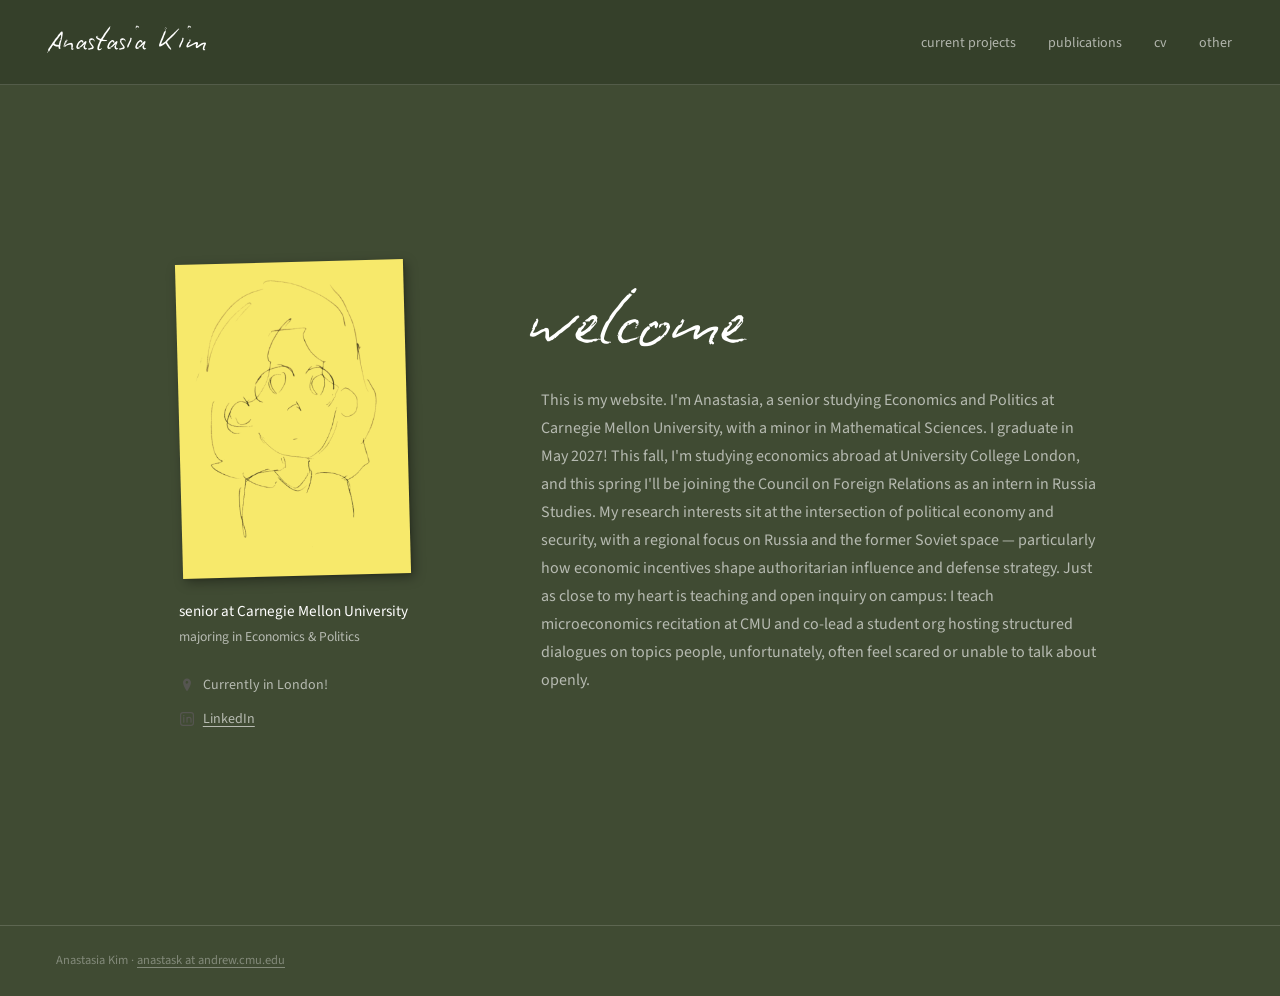
<file: index.html>
<!DOCTYPE html>
<html lang="en">
<head>
  <meta charset="UTF-8" />
  <meta name="viewport" content="width=device-width, initial-scale=1.0" />
  <title>Anastasia Kim</title>
  <link rel="stylesheet" href="style.css" />
  <link rel="icon" type="image/png" href="favicon.png" />
  <link rel="apple-touch-icon" href="favicon.png" />
  <link rel="preconnect" href="https://fonts.googleapis.com" />
  <link rel="preconnect" href="https://fonts.gstatic.com" crossorigin />
  <link href="https://fonts.googleapis.com/css2?family=Lora:ital,wght@0,400;0,500;1,400&family=Source+Sans+3:wght@300;400;500&display=swap" rel="stylesheet" />
</head>
<body>
  <nav class="nav">
    <a class="nav__name" href="index.html">Anastasia Kim</a>
    <button class="nav__toggle" id="navToggle" aria-label="Toggle menu">
      <span></span><span></span><span></span>
    </button>
    <ul class="nav__links" id="navLinks">
      <li><a href="projects.html">current projects</a></li>
      <li><a href="publications.html">publications</a></li>
      <li><a href="cv.html">cv</a></li>
      <li><a href="other.html">other</a></li>
    </ul>
  </nav>
  <main class="home">
    <div class="home__left">
      <!-- Post-it drawing -->
      <div class="postit">
        <img src="drawing2.png" alt="Anastasia Kim" class="postit__img" />
      </div>
      <div class="bio">
        <p class="bio__title">senior at Carnegie Mellon University</p>
        <p class="bio__major">majoring in Economics &amp; Politics</p>
      </div>
      <div class="meta">
        <div class="meta__item">
          <svg class="meta__icon" viewBox="0 0 20 20" fill="none">
            <path d="M10 2C7.24 2 5 4.24 5 7c0 4.25 5 11 5 11s5-6.75 5-11c0-2.76-2.24-5-5-5zm0 6.5A1.5 1.5 0 1 1 10 5a1.5 1.5 0 0 1 0 3z" fill="#555550"/>
          </svg>
          <span>Currently in London!</span>
        </div>
        <div class="meta__item">
          <svg class="meta__icon" viewBox="0 0 20 20" fill="none">
            <rect x="2" y="2" width="16" height="16" rx="3" stroke="#555550" stroke-width="1.5"/>
            <path d="M6 8v6M10 8v6M10 10.5a2.5 2.5 0 0 1 5 0V14" stroke="#555550" stroke-width="1.5" stroke-linecap="round"/>
            <circle cx="6" cy="6" r="1" fill="#555550"/>
          </svg>
          <a href="https://www.linkedin.com/in/kim-anastasia/" target="_blank" rel="noopener">LinkedIn</a>
        </div>
      </div>
    </div>
    <div class="home__right">
      <div class="welcome">
        <h1 class="welcome__heading">welcome</h1>
        <p class="welcome__text">This is my website. I'm Anastasia, a senior studying Economics and Politics at Carnegie Mellon University, with a minor in Mathematical Sciences. I graduate in May 2027! This fall, I'm studying economics abroad at University College London, and this spring I'll be joining the Council on Foreign Relations as an intern in Russia Studies. My research interests sit at the intersection of political economy and security, with a regional focus on Russia and the former Soviet space — particularly how economic incentives shape authoritarian influence and defense strategy. Just as close to my heart is teaching and open inquiry on campus: I teach microeconomics recitation at CMU and co-lead a student org hosting structured dialogues on topics people, unfortunately, often feel scared or unable to talk about openly. </p>
        <p class="welcome__text"></p>
      </div>
    </div>
  </main>

  
  
  <footer class="footer">
    <p>Anastasia Kim · <a href="mailto:anastask@andrew.cmu.edu">anastask at andrew.cmu.edu</a></p>
  </footer>
  <script src="script.js"></script>
</body>
</html>
</file>
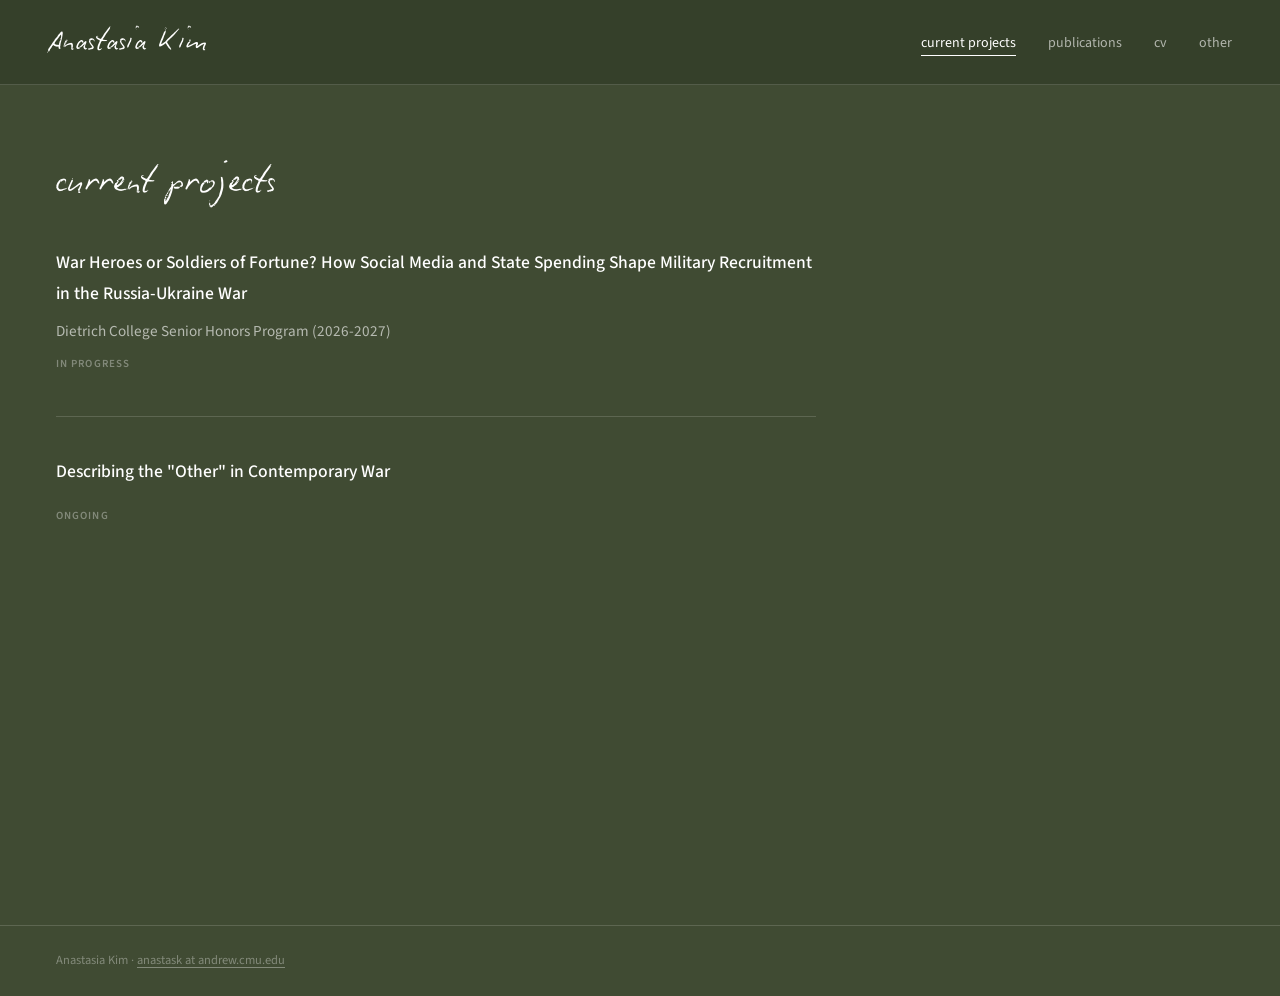
<file: projects.html>
<!DOCTYPE html>
<html lang="en">
<head>
  <meta charset="UTF-8" />
  <meta name="viewport" content="width=device-width, initial-scale=1.0" />
  <title>Current Projects · Anastasia Kim</title>
  <link rel="stylesheet" href="style.css" />
  <link rel="icon" type="image/png" href="favicon.png" />
  <link rel="apple-touch-icon" href="favicon.png" />
  <link rel="preconnect" href="https://fonts.googleapis.com" />
  <link rel="preconnect" href="https://fonts.gstatic.com" crossorigin />
  <link href="https://fonts.googleapis.com/css2?family=Lora:ital,wght@0,400;0,500;1,400&family=Source+Sans+3:wght@300;400;500&display=swap" rel="stylesheet" />
</head>
<body>
  <nav class="nav">
    <a class="nav__name" href="index.html">Anastasia Kim</a>
    <button class="nav__toggle" id="navToggle" aria-label="Toggle menu">
      <span></span><span></span><span></span>
    </button>
    <ul class="nav__links" id="navLinks">
      <li><a href="projects.html" class="nav__active">current projects</a></li>
      <li><a href="publications.html">publications</a></li>
      <li><a href="cv.html">cv</a></li>
      <li><a href="other.html">other</a></li>
    </ul>
  </nav>
  <main class="page">
    <div class="section__inner">
      <h2 class="section__heading">current projects</h2>
      <div class="project-item">
        <p class="project-item__title">War Heroes or Soldiers of Fortune? How Social Media and State Spending Shape Military Recruitment in the Russia-Ukraine War </p>
        <p class="project-item__body">Dietrich College Senior Honors Program (2026-2027) </p>
        <span class="project-item__tag">in progress</span>
      </div>
      <div class="project-item">
        <p class="project-item__title">Describing the "Other" in Contemporary War</p>
        <p class="project-item__body"></p>
        <span class="project-item__tag">ongoing</span>
      </div>
    </div>
  </main>
  <footer class="footer">
    <p>Anastasia Kim · <a href="mailto:anastask@andrew.cmu.edu">anastask at andrew.cmu.edu</a></p>
  </footer>
  <script src="script.js"></script>
</body>
</html>
</file>
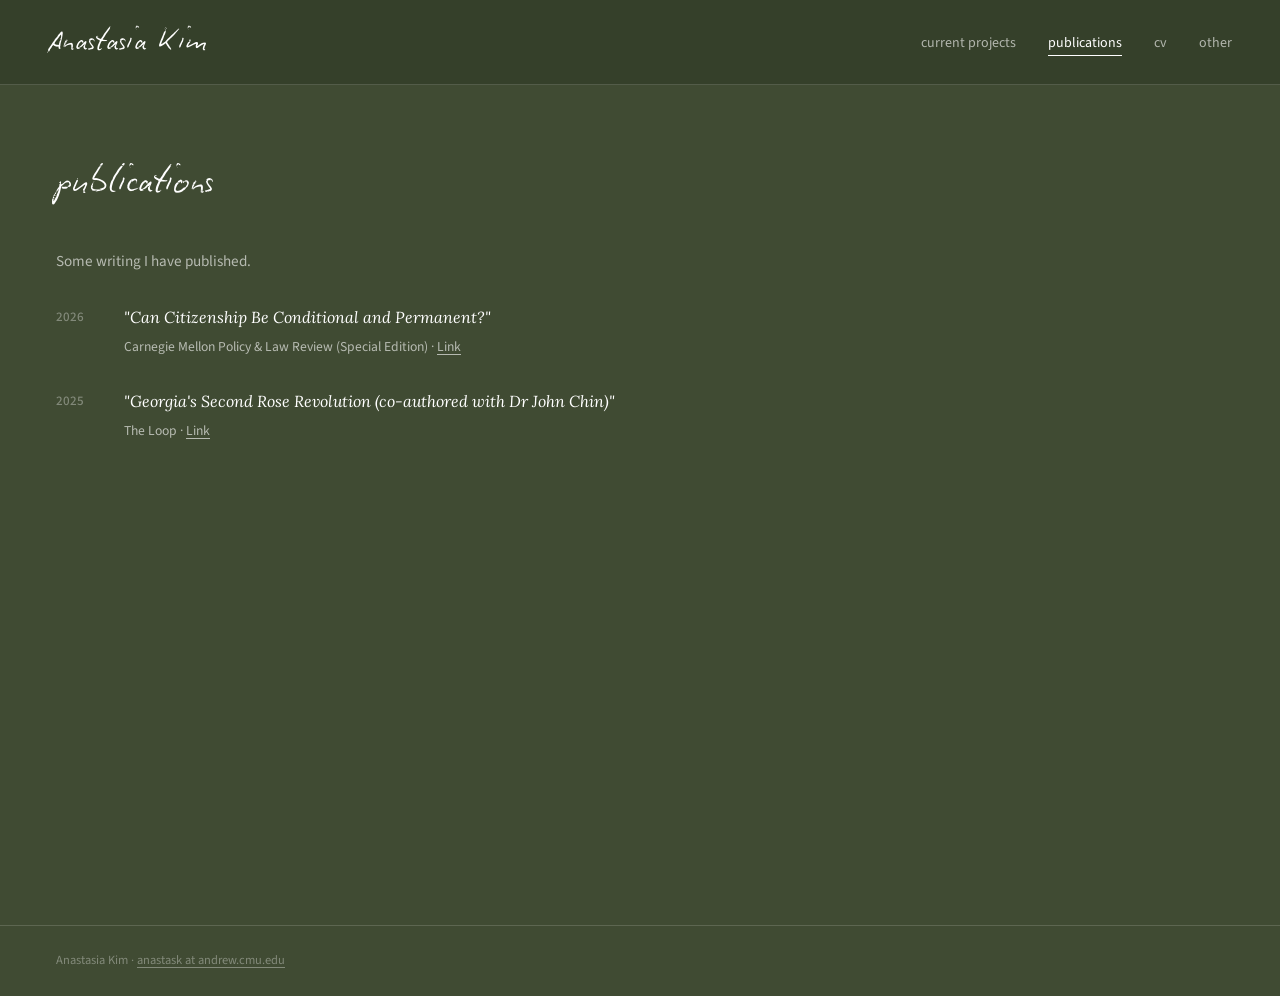
<file: publications.html>
<!DOCTYPE html>
<html lang="en">
<head>
  <meta charset="UTF-8" />
  <meta name="viewport" content="width=device-width, initial-scale=1.0" />
  <title>Publications · Anastasia Kim</title>
  <link rel="stylesheet" href="style.css" />
  <link rel="icon" type="image/png" href="favicon.png" />
  <link rel="apple-touch-icon" href="favicon.png" />
  <link rel="preconnect" href="https://fonts.googleapis.com" />
  <link rel="preconnect" href="https://fonts.gstatic.com" crossorigin />
  <link href="https://fonts.googleapis.com/css2?family=Lora:ital,wght@0,400;0,500;1,400&family=Source+Sans+3:wght@300;400;500&display=swap" rel="stylesheet" />
</head>
<body>
  <nav class="nav">
    <a class="nav__name" href="index.html">Anastasia Kim</a>
    <button class="nav__toggle" id="navToggle" aria-label="Toggle menu">
      <span></span><span></span><span></span>
    </button>
    <ul class="nav__links" id="navLinks">
      <li><a href="projects.html">current projects</a></li>
      <li><a href="publications.html" class="nav__active">publications</a></li>
      <li><a href="cv.html">cv</a></li>
      <li><a href="other.html">other</a></li>
    </ul>
  </nav>
  <main class="page">
    <div class="section__inner">
      <h2 class="section__heading">publications</h2>
      <p class="section__sub">Some writing I have published.</p>
      <ul class="pub-list">
        <li class="pub-item">
          <span class="pub-item__year">2026</span>
          <div>
            <p class="pub-item__title">"Can Citizenship Be Conditional and Permanent?"</p>
            <p class="pub-item__details">Carnegie Mellon Policy &amp; Law Review (Special Edition) · <a href="https://cmuplr.org/2026/07/23/can-citizenship-be-both-conditional-and-permanent/">Link</a></p>
          </div>
        </li>
        <li class="pub-item">
          <span class="pub-item__year">2025</span>
          <div>
            <p class="pub-item__title">"Georgia's Second Rose Revolution (co-authored with Dr John Chin)"</p>
            <p class="pub-item__details">The Loop · <a href="https://theloop.ecpr.eu/georgias-second-rose-revolution/">Link</a></p>
          </div>
        </li>
      </ul>
    </div>
  </main>
  <footer class="footer">
    <p>Anastasia Kim · <a href="mailto:anastask@andrew.cmu.edu">anastask at andrew.cmu.edu</a></p>
  </footer>
  <script src="script.js"></script>
</body>
</html>
</file>
<file: style.css>
/* ============================================================
   FONT
   ============================================================ */
@font-face {
  font-family: 'BiroScript';
  src: url('Biro_Script_reduced.otf') format('opentype'),
       url('Biro_Script_reduced.ttf') format('truetype');
  font-weight: normal;
  font-style: normal;
}

/* ============================================================
   RESET & BASE
   ============================================================ */
*, *::before, *::after { box-sizing: border-box; margin: 0; padding: 0; }

:root {
  --bg:           #404B33;
  --bg-light:     #4a5a3a;
  --bg-dark:      #353f2a;
  --text:         #ffffff;
  --text-muted:   rgba(255,255,255,0.62);
  --text-faint:   rgba(255,255,255,0.35);
  --border:       rgba(255,255,255,0.15);
  --font-hand:    'BiroScript', cursive;
  --font-body:    'Source Sans 3', sans-serif;
  --font-serif:   'Lora', serif;
  --radius:       6px;
  --transition:   0.22s ease;
  --page-pad:     56px;  /* left/right padding of inner pages */
}

html { scroll-behavior: smooth; }

body {
  font-family: var(--font-body);
  background-color: var(--bg);
  color: var(--text);
  line-height: 1.75;
  overflow-x: hidden;
  min-height: 100vh;
}

a { color: var(--text); text-decoration: underline; text-underline-offset: 3px; }
a:hover { opacity: 0.75; }
ul { list-style: none; }
img { display: block; max-width: 100%; }

/* ============================================================
   NAV
   ============================================================ */
.nav {
  position: sticky;
  top: 0;
  z-index: 100;
  display: flex;
  align-items: center;
  padding: 14px 48px;
  background-color: rgba(53, 63, 42, 0.92);
  backdrop-filter: blur(10px);
  border-bottom: 1px solid var(--border);
}

.nav__name {
  font-family: var(--font-hand);
  font-size: 2rem;
  color: var(--text);
  text-decoration: none;
  white-space: nowrap;
  flex-shrink: 0;
  letter-spacing: 0.01em;
}
.nav__name:hover { opacity: 0.8; }

.nav__links {
  display: flex;
  gap: 32px;
  margin-left: auto;
}

.nav__links a {
  font-family: var(--font-body);
  font-size: 0.875rem;
  font-weight: 400;
  color: var(--text-muted);
  text-decoration: none;
  transition: color var(--transition);
  position: relative;
}
.nav__links a::after {
  content: '';
  position: absolute;
  bottom: -3px; left: 0;
  width: 0; height: 1px;
  background: var(--text);
  transition: width var(--transition);
}
.nav__links a:hover,
.nav__active { color: var(--text) !important; }
.nav__links a:hover::after,
.nav__active::after { width: 100% !important; }

.nav__toggle {
  display: none;
  flex-direction: column;
  gap: 5px;
  background: none;
  border: none;
  cursor: pointer;
  padding: 4px;
  margin-left: auto;
}
.nav__toggle span {
  display: block;
  width: 22px; height: 1.5px;
  background: var(--text);
  border-radius: 2px;
}

/* ============================================================
   HOME
   ============================================================ */

.home {
  display: grid;
  grid-template-columns: 260px minmax(420px, 560px);
  align-items: center;
  justify-content: center;
  gap: clamp(48px, 8vw, 120px);

  width: 100%;
  max-width: 1100px;
  min-height: calc(100vh - 60px);

  margin: 0 auto;
  padding: 64px 48px 80px;
}

/* LEFT SIDE */
.home__left {
  display: flex;
  flex-direction: column;
  align-items: flex-start;
  gap: 24px;
}

/* Post-it drawing */
.postit {
  background: #f7e96b;
  padding: 14px 14px 28px 14px;
  box-shadow:
    3px 4px 12px rgba(0,0,0,0.35),
    1px 1px 3px rgba(0,0,0,0.15);
  width: fit-content;
  transform: rotate(-1.5deg);
  transition: transform 0.2s ease;
}

.postit:hover {
  transform: rotate(0deg) scale(1.02);
}

.postit__img {
  display: block;
  width: 200px;
  mix-blend-mode: multiply;
}

/* Bio */
.bio {
  width: 100%;
}

.bio__title {
  font-size: 0.95rem;
  color: var(--text);
  line-height: 1.5;
}

.bio__major {
  font-size: 0.85rem;
  color: var(--text-muted);
  margin-top: 2px;
}

/* Meta */
.meta {
  display: flex;
  flex-direction: column;
  align-items: flex-start;
  gap: 10px;
}

.meta__item {
  display: flex;
  align-items: center;
  justify-content: flex-start;
  gap: 8px;
  font-size: 0.875rem;
  color: var(--text-muted);
}

.meta__item a {
  color: var(--text-muted);
}

.meta__item a:hover {
  color: var(--text);
}

.meta__icon {
  width: 16px;
  height: 16px;
  flex-shrink: 0;
}

/* RIGHT SIDE */
.home__right {
  display: flex;
  flex-direction: column;
  align-items: flex-start;
  justify-content: center;
}

/* Welcome */
.welcome {
  width: 100%;
  text-align: left;
}

.welcome__heading {
  font-family: var(--font-hand);
  font-size: clamp(3rem, 6vw, 4.6rem);
  font-weight: normal;
  line-height: 1.1;
  color: var(--text);
  margin-bottom: 20px;

  display: block;
  transform: skewX(-9deg) translateX(-10px);
}

.welcome__text {
  font-size: 1rem;
  color: var(--text-muted);
  margin-bottom: 14px;
  max-width: 560px;
  text-align: left;
}

/* ============================================================
   INNER PAGES
   ============================================================ */
.page {
  padding: 64px var(--page-pad) 80px;
  min-height: calc(100vh - 60px);
}

.section__inner { max-width: 760px; }

.section__heading {
  font-family: var(--font-hand);
  font-size: 2.4rem;
  font-weight: normal;
  color: var(--text);
  margin-bottom: 32px;
  letter-spacing: 0.01em;
}

.section__sub {
  color: var(--text-muted);
  margin-bottom: 28px;
  font-size: 0.95rem;
}

/* ============================================================
   PROJECTS — plain text
   ============================================================ */
.project-item {
  margin-bottom: 40px;
  padding-bottom: 40px;
  border-bottom: 1px solid var(--border);
}
.project-item:last-child { border-bottom: none; }

.project-item__title {
  font-size: 1.1rem;
  font-weight: 500;
  color: var(--text);
  margin-bottom: 8px;
}

.project-item__body {
  font-size: 0.95rem;
  color: var(--text-muted);
  max-width: 600px;
}

.project-item__tag {
  display: inline-block;
  font-size: 0.68rem;
  font-weight: 600;
  letter-spacing: 0.1em;
  text-transform: uppercase;
  color: var(--text-faint);
  margin-top: 10px;
}

/* ============================================================
   PUBLICATIONS
   ============================================================ */
.pub-list { display: flex; flex-direction: column; gap: 28px; }
.pub-item { display: flex; gap: 24px; align-items: flex-start; }
.pub-item__year {
  font-size: 0.82rem;
  color: var(--text-faint);
  min-width: 44px;
  padding-top: 3px;
  font-weight: 500;
}
.pub-item__title {
  font-family: var(--font-serif);
  font-style: italic;
  font-size: 1rem;
  color: var(--text);
  margin-bottom: 4px;
}
.pub-item__details {
  font-size: 0.85rem;
  color: var(--text-muted);
}
.pub-item__details a { color: var(--text-muted); }

/* ============================================================
   CV
   ============================================================ */
.cv-download {
  display: inline-flex;
  align-items: center;
  gap: 8px;
  padding: 10px 24px;
  border-radius: 100px;
  border: 1px solid var(--border);
  background: none;
  font-family: var(--font-body);
  font-size: 0.85rem;
  color: var(--text);
  text-decoration: none;
  cursor: pointer;
  transition: background var(--transition), border-color var(--transition);
  margin-bottom: 52px;
}
.cv-download:hover {
  background: rgba(255,255,255,0.1);
  border-color: rgba(255,255,255,0.35);
  opacity: 1;
}
.cv-download[aria-expanded="true"] {
  background: rgba(255,255,255,0.1);
  border-color: rgba(255,255,255,0.35);
}

/* ============================================================
   CV — PDF viewer panel
   ============================================================ */
.cv-layout {
  display: flex;
  align-items: flex-start;
  gap: 48px;
}

.cv-layout__content {
  flex: 1 1 auto;
  min-width: 0;
}

.cv-pdf-panel {
  display: none;
  /* grows with the window: about half the screen, never narrower than
     480px or wider than 820px */
  flex: 0 0 clamp(480px, 48vw, 820px);
  height: calc(100vh - 152px);
  position: sticky;
  top: 88px;
  border: 1px solid var(--border);
  border-radius: var(--radius);
  overflow: hidden;
  background: var(--bg-dark);
}
.cv-pdf-panel.is-open {
  display: block;
  animation: cvPdfIn 0.3s ease;
}
@keyframes cvPdfIn {
  from { opacity: 0; transform: translateX(12px); }
  to   { opacity: 1; transform: translateX(0); }
}

.cv-pdf-panel.is-open {
  display: flex;
  flex-direction: column;
}

.cv-pdf-panel__bar {
  display: flex;
  align-items: center;
  gap: 8px;
  padding: 8px 14px;
  border-bottom: 1px solid var(--border);
  font-size: 0.78rem;
  color: var(--text-muted);
}
.cv-pdf-panel__bar a {
  margin-left: auto;
  color: var(--text-muted);
}
.cv-pdf-panel__bar a:hover { color: var(--text); opacity: 1; }

.cv-pdf-zoom {
  width: 26px;
  height: 26px;
  border-radius: 50%;
  border: 1px solid var(--border);
  background: none;
  color: var(--text);
  font-size: 1rem;
  line-height: 1;
  cursor: pointer;
}
.cv-pdf-zoom:hover { background: rgba(255,255,255,0.1); }
.cv-pdf-panel__zoom {
  min-width: 42px;
  text-align: center;
  font-variant-numeric: tabular-nums;
}

/* scrollable area holding the rendered pages */
.cv-pdf-panel__pages {
  flex: 1 1 auto;
  min-height: 0;
  overflow: auto;
  padding: 16px;
  display: flex;
  flex-direction: column;
  align-items: flex-start;
  gap: 16px;
}
.cv-pdf-panel__pages canvas {
  display: block;
  margin: 0 auto;
  background: #fff;
  border-radius: 2px;
  box-shadow: 0 2px 10px rgba(0,0,0,0.3);
}
.cv-pdf-panel__msg {
  font-size: 0.85rem;
  color: var(--text-muted);
}

.cv-block { margin-top: 36px; }
.cv-block h3 {
  font-size: 0.68rem;
  text-transform: uppercase;
  letter-spacing: 0.14em;
  color: var(--text-faint);
  margin-bottom: 20px;
  font-weight: 600;
}
.cv-item {
  display: flex;
  gap: 24px;
  align-items: flex-start;
  margin-bottom: 22px;
}
.cv-item__year {
  font-size: 0.75rem;
  color: var(--text-faint);
  min-width: 180px;
  max-width: 180px;
  padding-top: 3px;
  line-height: 1.5;
  flex-shrink: 0;
}
.cv-item__title {
  font-size: 0.95rem;
  font-weight: 500;
  color: var(--text);
}
.cv-item__sub {
  font-size: 0.85rem;
  color: var(--text-muted);
}

/* ============================================================
   OTHER — section nav + flip cards + bakeries
   ============================================================ */
.other-nav {
  display: flex;
  gap: 24px;
  margin-bottom: 56px;
  border-bottom: 1px solid var(--border);
  padding-bottom: 16px;
}
.other-nav a {
  font-size: 0.82rem;
  font-weight: 500;
  letter-spacing: 0.06em;
  color: var(--text-muted);
  text-decoration: none;
  transition: color var(--transition);
}
.other-nav a:hover { color: var(--text); opacity: 1; }

.other-section { margin-bottom: 72px; }
.other-section__title {
  font-size: 0.68rem;
  font-weight: 600;
  text-transform: uppercase;
  letter-spacing: 0.14em;
  color: var(--text-faint);
  margin-bottom: 28px;
}
/* ============================================================
   OTHER — MOVING PICTURE STRIP
   ============================================================ */

/* The strip breaks out of the left-aligned content column and spans
   the full window. The content column sits exactly one page-padding
   in from the left edge, so we pull the strip back by that amount
   (the old calc(50% - 50vw) assumed a centered column, which pushed
   the strip off the left edge and cut it off partway across the page). */
.picture-marquee {
  width: 100vw;
  margin-left: calc(-1 * var(--page-pad));
  overflow: hidden;
  padding: 10px 0 30px;
}

.picture-track {
  display: flex;
  align-items: center;
  width: max-content;
  animation: pictureScroll 45s linear infinite;
}

/* Stop while a picture is flipped open (set by script.js on click) */
.picture-marquee.is-paused .picture-track {
  animation-play-state: paused;
}

/* The cards are duplicated by script.js, so moving
   exactly half the track width loops seamlessly with no jump or gap. */
@keyframes pictureScroll {
  from { transform: translateX(-50%); }
  to   { transform: translateX(0); }
}

@media (prefers-reduced-motion: reduce) {
  .picture-track { animation: none; }
  .picture-marquee { overflow-x: auto; }
}

.flip-card {
  width: 280px;
  height: 360px;
  flex: 0 0 280px;
  margin-right: 18px; /* margin instead of gap so the loop lines up exactly */
  cursor: pointer;
  perspective: 1000px;
}

.flip-card__inner {
  position: relative;
  -webkit-transform-style: preserve-3d;
  width: 100%;
  height: 100%;
  transition: transform 0.55s cubic-bezier(0.4,0,0.2,1);
  transform-style: preserve-3d;
}

.flip-card.flipped .flip-card__inner {
  transform: rotateY(180deg);
}

.flip-card__front,
.flip-card__back {
  position: absolute;
  inset: 0;
  border-radius: var(--radius);
  -webkit-backface-visibility: hidden; /* Safari needs the prefix */
  backface-visibility: hidden;
  overflow: hidden;
}

.flip-card__front {
  background: var(--bg-light);
  border: 1px solid var(--border);
}

.flip-card__front img,
.flip-card__front video {
  width: 100%;
  height: 100%;
  object-fit: cover;
  display: block;
}

.flip-card__front img {
  opacity: 0.9;
}

.flip-card__back {
  background: var(--bg-dark);
  border: 1px solid var(--border);
  transform: rotateY(180deg);
  padding: 20px;
  display: flex;
  flex-direction: column;
  justify-content: center;
  gap: 10px;
}

.flip-card__back-title {
  font-size: 0.9rem;
  font-weight: 600;
  color: var(--text);
}

.flip-card__back-text {
  font-size: 0.8rem;
  color: var(--text-muted);
  line-height: 1.5;
}

.flip-card__back a {
  font-size: 0.78rem;
  color: var(--text-muted);
  margin-top: auto;
}

/* Bakeries list */
.bakery-list {
  display: flex;
  flex-direction: column;
  gap: 16px;
}
.bakery-item {
  display: flex;
  align-items: baseline;
  gap: 16px;
  padding-bottom: 16px;
  border-bottom: 1px solid var(--border);
}
.bakery-item:last-child { border-bottom: none; }
.bakery-item__name {
  font-size: 0.95rem;
  color: var(--text);
  font-weight: 500;
}
.bakery-item__city {
  font-size: 0.8rem;
  color: var(--text-faint);
}
.bakery-item__link {
  margin-left: auto;
  font-size: 0.78rem;
  color: var(--text-faint);
  text-decoration: none;
  white-space: nowrap;
}
.bakery-item__link:hover { color: var(--text); opacity: 1; }

/* ============================================================
   FOOTER
   ============================================================ */
.footer {
  padding: 24px 56px;
  border-top: 1px solid var(--border);
  font-size: 0.78rem;
  color: var(--text-faint);
}
.footer a { color: var(--text-faint); }
.footer a:hover { color: var(--text); opacity: 1; }

/* ============================================================
   RESPONSIVE
   ============================================================ */
@media (max-width: 760px) {
  .home {
    display: flex;
    flex-direction: column;
    align-items: center;
    gap: 48px;
    padding: 40px 24px 60px;
    text-align: left;
  }

  .home__left,
  .home__right {
    width: 100%;
    max-width: 520px;
  }

  .home__left {
    align-items: flex-start;
  }

  .welcome__heading {
    font-size: 3rem;
  }

  :root {
    --page-pad: 24px;
  }

  .page {
    padding: 40px var(--page-pad) 60px;
  }

  .nav {
    padding: 12px 24px;
  }

  .footer {
    padding: 20px 24px;
  }

  .nav__links {
    display: none;
    flex-direction: column;
    position: absolute;
    top: 100%;
    left: 0;
    right: 0;
    background: var(--bg-dark);
    border-bottom: 1px solid var(--border);
    padding: 16px 24px;
    gap: 14px;
  }

  .nav__links.open {
    display: flex;
  }

  .nav__toggle {
    display: flex;
  }

  .cv-layout {
    flex-direction: column;
    gap: 28px;
  }

  .cv-pdf-panel {
    position: static;
    width: 100%;
    flex: none;
    height: 70vh;
  }
}
</file>
